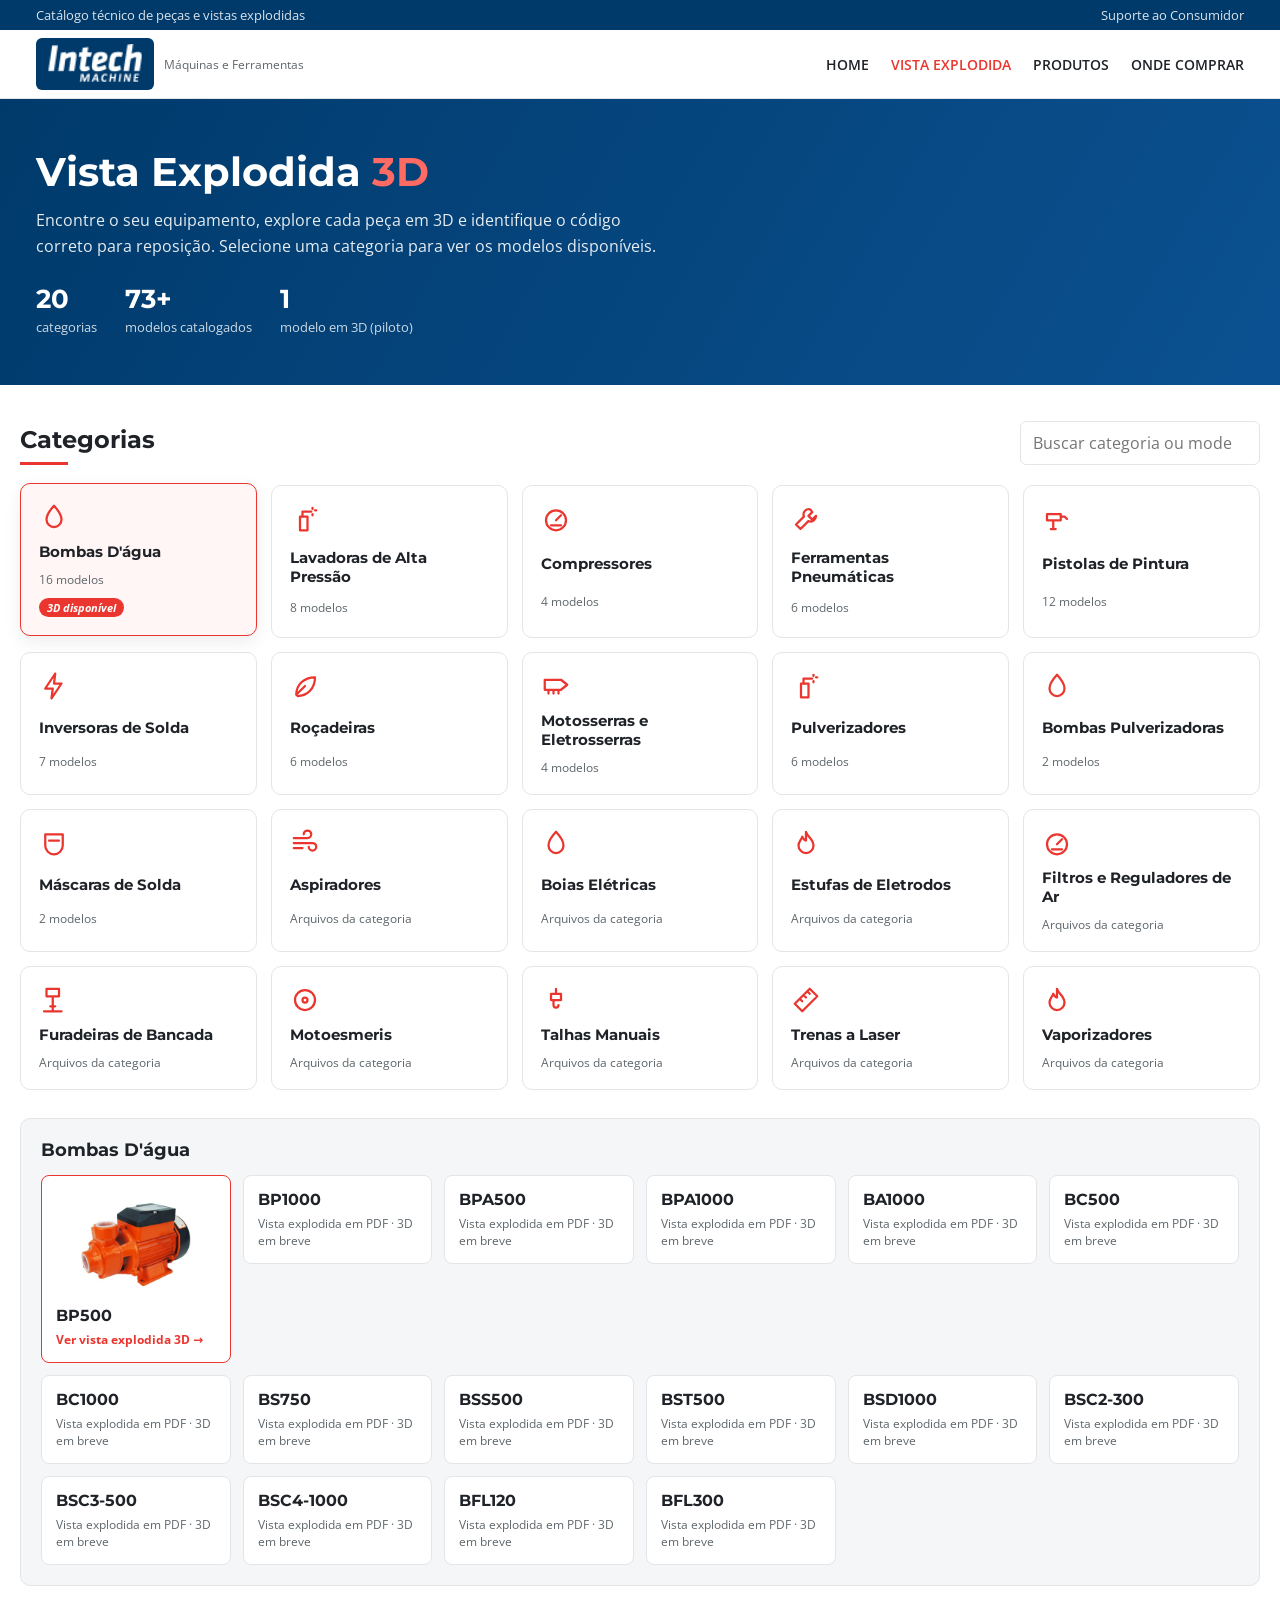
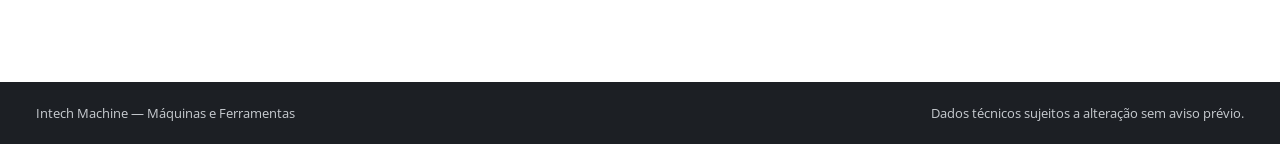
<file: index.html>
<!doctype html>
<html lang="pt-BR">
<head>
<meta charset="utf-8">
<meta name="viewport" content="width=device-width, initial-scale=1">
<title>Vista Explodida 3D — Intech Machine</title>
<link rel="preconnect" href="https://fonts.googleapis.com">
<link href="https://fonts.googleapis.com/css2?family=Montserrat:wght@600;700&family=Open+Sans:wght@400;600;700&display=swap" rel="stylesheet">
<link rel="stylesheet" href="assets/css/style.css">
</head>
<body>
<div class="topbar"><div class="wrap"><span>Catálogo técnico de peças e vistas explodidas</span><span>Suporte ao Consumidor</span></div></div>
<header class="site"><div class="wrap">
  <a class="logo" href="index.html"><img src="assets/img/logo.png" alt="Intech Machine"><small>Máquinas e Ferramentas</small></a>
  <nav class="main"><a href="https://intechmachine.com.br/">Home</a><a class="on" href="index.html">Vista Explodida</a><a href="https://intechmachine.com.br/produtos/">Produtos</a><a href="https://intechmachine.com.br/onde-comprar/">Onde Comprar</a></nav>
</div></header>

<section class="hero"><div class="wrap">
  <h1>Vista Explodida <em>3D</em></h1>
  <p>Encontre o seu equipamento, explore cada peça em 3D e identifique o código correto para reposição. Selecione uma categoria para ver os modelos disponíveis.</p>
  <div class="stats" id="stats"></div>
</div></section>

<main class="wrap section">
  <div class="section-head">
    <h2>Categorias</h2>
    <input class="search" id="q" type="search" placeholder="Buscar categoria ou modelo (ex.: BP500)">
  </div>
  <div class="cats" id="cats"></div>
  <div class="panel" id="panel"></div>
</main>

<footer class="site"><div class="wrap"><span>Intech Machine — Máquinas e Ferramentas</span><span>Dados técnicos sujeitos a alteração sem aviso prévio.</span></div></footer>

<script type="module">
import { CATEGORIAS, PRODUTOS_3D } from './assets/js/data.js';

const ICONS = {
  droplet: '<path d="M12 3s6 6.5 6 11a6 6 0 0 1-12 0c0-4.5 6-11 6-11z"/>',
  spray: '<path d="M8 10h6v11H8zM10 10V6h4M14 6h3M18 3v1M20 5h1M18 8v1"/>',
  gauge: '<circle cx="12" cy="13" r="8"/><path d="M12 13l4-4M8 17h8"/>',
  wrench: '<path d="M14.5 4a4.5 4.5 0 0 0-4.2 6.1L4 16.4 7.6 20l6.3-6.3A4.5 4.5 0 0 0 20 9.5l-3 3-3-3 3-3a4.5 4.5 0 0 0-2.5-2.5z"/>',
  paint: '<path d="M4 8h11v5H4zM15 10h3l2 2M9 13v7M7 20h4"/>',
  bolt: '<path d="M13 2L5 14h6l-1 8 8-12h-6z"/>',
  leaf: '<path d="M5 19c0-8 6-14 15-14 0 9-6 15-14 15M5 19l7-7"/>',
  saw: '<path d="M3 15h13l5-4-5-4H3zM6 15v3M10 15v3M14 15v3"/>',
  mask: '<path d="M5 5h14v9a7 7 0 0 1-14 0zM8 10h8"/>',
  wind: '<path d="M3 8h11a3 3 0 1 0-3-3M3 12h15a3 3 0 1 1-3 3M3 16h7"/>',
  flame: '<path d="M12 3c1 4 6 6 6 11a6 6 0 0 1-12 0c0-3 2-4 3-7 1 2 2 3 3 3 0-3 0-5 0-7z"/>',
  drill: '<path d="M6 3h10v6H6zM11 9v8M9 17h4M11 17v4M4 21h14"/>',
  disc: '<circle cx="12" cy="12" r="8"/><circle cx="12" cy="12" r="2"/>',
  chain: '<path d="M12 3v4M8 7h8v5H8zM10 12v4a2 2 0 1 0 4 0"/>',
  ruler: '<path d="M3 15l12-12 6 6-12 12zM7 11l2 2M10 8l2 2M13 5l2 2"/>',
};
const svg = k => `<svg viewBox="0 0 24 24" fill="none" stroke="currentColor" stroke-width="1.8" stroke-linecap="round" stroke-linejoin="round">${ICONS[k] || ICONS.disc}</svg>`;

const total = CATEGORIAS.reduce((s, c) => s + c.produtos.length, 0);
document.getElementById('stats').innerHTML =
  `<div><b>${CATEGORIAS.length}</b><span>categorias</span></div><div><b>${total}+</b><span>modelos catalogados</span></div><div><b>${Object.keys(PRODUTOS_3D).length}</b><span>modelo em 3D (piloto)</span></div>`;

const catsEl = document.getElementById('cats'), panel = document.getElementById('panel'), q = document.getElementById('q');
let atual = 'bombas';

function renderCats(filtro = '') {
  const f = filtro.trim().toLowerCase();
  catsEl.innerHTML = CATEGORIAS.filter(c => !f || c.nome.toLowerCase().includes(f) || c.produtos.some(p => p.toLowerCase().includes(f)))
    .map(c => {
      const tem3d = c.produtos.some(p => PRODUTOS_3D[p]);
      return `<button class="cat ${c.id === atual ? 'on' : ''}" data-id="${c.id}">${svg(c.icone)}<h3>${c.nome}</h3>
        <span>${c.produtos.length ? c.produtos.length + ' modelos' : 'Arquivos da categoria'}</span>${tem3d ? '<em class="tag">3D disponível</em>' : ''}</button>`;
    }).join('') || '<p class="empty">Nada encontrado.</p>';
}
function renderPanel(filtro = '') {
  const c = CATEGORIAS.find(x => x.id === atual);
  const f = filtro.trim().toLowerCase();
  const lista = c.produtos.filter(p => !f || c.nome.toLowerCase().includes(f) || p.toLowerCase().includes(f));
  panel.innerHTML = `<h3>${c.nome}</h3>` + (c.produtos.length
    ? `<div class="prods">${(lista.length ? lista : c.produtos).map(p => PRODUTOS_3D[p]
        ? `<a class="prod ready" href="${PRODUTOS_3D[p]}"><img src="assets/img/BP500-600x600.jpg" alt=""><b>${p}</b><small>Ver vista explodida 3D →</small></a>`
        : `<div class="prod"><b>${p}</b><small>Vista explodida em PDF · 3D em breve</small></div>`).join('')}</div>`
    : `<p class="empty">Os documentos desta categoria estão no Drive. A vista 3D será adicionada nas próximas etapas.</p>`);
}
catsEl.addEventListener('click', e => {
  const b = e.target.closest('.cat'); if (!b) return;
  atual = b.dataset.id; renderCats(q.value); renderPanel(q.value);
  panel.scrollIntoView({ behavior: 'smooth', block: 'nearest' });
});
q.addEventListener('input', () => {
  const f = q.value.trim().toLowerCase();
  const hit = CATEGORIAS.find(c => c.produtos.some(p => p.toLowerCase().includes(f)) || c.nome.toLowerCase().includes(f));
  if (f && hit) atual = hit.id;
  renderCats(q.value); renderPanel(q.value);
});
renderCats(); renderPanel();
</script>
</body>
</html>
</file>
<file: assets/css/style.css>
:root {
  --red: #ea362e;
  --red-dark: #c4221b;
  --navy: #003a6b;
  --ink: #1f2328;
  --muted: #5f676c;
  --line: #e3e5e8;
  --bg: #ffffff;
  --bg-soft: #f5f6f8;
  --orange: #f26a1b;
  --radius: 10px;
  font-family: 'Open Sans', system-ui, sans-serif;
  color: var(--ink);
}
* { box-sizing: border-box; }
html, body { margin: 0; background: var(--bg); }
a { color: inherit; text-decoration: none; }
img { max-width: 100%; display: block; }
.wrap { max-width: 1240px; margin: 0 auto; padding: 0 16px; }

/* Header */
.topbar { background: var(--navy); color: #fff; font-size: 13px; }
.topbar .wrap { display: flex; justify-content: space-between; padding-top: 6px; padding-bottom: 6px; gap: 12px; }
.topbar span { opacity: .85; }
header.site { border-bottom: 1px solid var(--line); background: #fff; position: sticky; top: 0; z-index: 20; }
header.site .wrap { display: flex; align-items: center; gap: 24px; height: 68px; }
.logo { display: flex; align-items: center; gap: 10px; font-weight: 700; }
.logo img { height: 40px; width: auto; background: var(--navy); padding: 6px 10px; border-radius: 6px; box-sizing: content-box; }
.logo small { color: var(--muted); font-weight: 400; font-size: 12px; }
nav.main { margin-left: auto; display: flex; gap: 22px; font-size: 14px; font-weight: 600; text-transform: uppercase; }
nav.main a:hover, nav.main a.on { color: var(--red); }
@media (max-width: 760px) { nav.main { display: none; } .topbar span:last-child { display: none; } }

.crumbs { font-size: 13px; color: var(--muted); padding: 16px 0; }
.crumbs a:hover { color: var(--red); }
.crumbs b { color: var(--ink); font-weight: 600; }

h1, h2, h3 { font-family: 'Montserrat', 'Open Sans', sans-serif; margin: 0; }
.btn { display: inline-flex; align-items: center; gap: 8px; background: var(--red); color: #fff; border: 0; border-radius: 6px; padding: 10px 16px; font: 600 14px inherit; font-family: inherit; cursor: pointer; }
.btn:hover { background: var(--red-dark); }
.btn.ghost { background: #fff; color: var(--ink); border: 1px solid var(--line); }
.btn.ghost:hover, .btn.ghost.on { border-color: var(--red); color: var(--red); }

/* Hero */
.hero { background: linear-gradient(120deg, var(--navy) 0%, #0b5191 100%); color: #fff; }
.hero .wrap { padding-top: 48px; padding-bottom: 48px; display: grid; gap: 12px; }
.hero h1 { font-size: clamp(26px, 4vw, 40px); }
.hero h1 em { color: #ff6b63; font-style: normal; }
.hero p { margin: 0; max-width: 640px; opacity: .9; line-height: 1.6; }
.hero .stats { display: flex; gap: 28px; margin-top: 12px; flex-wrap: wrap; }
.hero .stats b { display: block; font-size: 26px; font-family: Montserrat, sans-serif; }
.hero .stats span { font-size: 13px; opacity: .8; }

/* Categorias */
.section { padding: 36px 0 56px; }
.section-head { display: flex; align-items: end; justify-content: space-between; gap: 12px; margin-bottom: 20px; flex-wrap: wrap; }
.section-head h2 { font-size: 24px; }
.section-head h2::after { content: ''; display: block; width: 48px; height: 3px; background: var(--red); margin-top: 8px; }
.search { border: 1px solid var(--line); border-radius: 6px; padding: 10px 12px; font: inherit; min-width: 240px; }
.cats { display: grid; grid-template-columns: repeat(auto-fill, minmax(200px, 1fr)); gap: 14px; }
.cat { border: 1px solid var(--line); border-radius: var(--radius); padding: 18px; background: #fff; cursor: pointer; text-align: left; font: inherit; color: inherit; display: grid; gap: 10px; transition: .15s; }
.cat:hover, .cat.on { border-color: var(--red); box-shadow: 0 6px 18px rgba(0,0,0,.07); transform: translateY(-2px); }
.cat.on { background: #fff6f5; }
.cat svg { width: 30px; height: 30px; color: var(--red); }
.cat h3 { font-size: 15px; }
.cat span { font-size: 12px; color: var(--muted); }
.cat .tag { justify-self: start; background: var(--red); color: #fff; font-size: 11px; font-weight: 700; padding: 2px 8px; border-radius: 20px; }

.panel { margin-top: 28px; border: 1px solid var(--line); border-radius: var(--radius); background: var(--bg-soft); padding: 20px; }
.panel h3 { font-size: 18px; margin-bottom: 14px; }
.prods { align-items: start; display: grid; grid-template-columns: repeat(auto-fill, minmax(170px, 1fr)); gap: 12px; }
.prod { background: #fff; border: 1px solid var(--line); border-radius: 8px; padding: 14px; display: grid; gap: 6px; position: relative; }
.prod b { font-size: 16px; font-family: Montserrat, sans-serif; }
.prod small { color: var(--muted); font-size: 12px; }
.prod.ready { border-color: var(--red); }
.prod.ready:hover { box-shadow: 0 6px 18px rgba(234,54,46,.18); }
.prod.ready small { color: var(--red); font-weight: 700; }
.prod img { height: 110px; object-fit: contain; margin: 0 auto; }
.empty { color: var(--muted); font-size: 14px; }

/* Produto */
.prod-top { display: grid; grid-template-columns: 1.35fr 1fr; gap: 32px; align-items: start; }
.prod-top > * { min-width: 0; }
@media (max-width: 960px) { .prod-top { grid-template-columns: 1fr; } }
@media (max-width: 520px) { .viewer { aspect-ratio: 3 / 4; } .viewer .hud label:first-child, .viewer .hud label:nth-of-type(2) { display: none; } .viewer .hint { display: none; } .info h1 { font-size: 22px; } }
.viewer { position: relative; border: 1px solid var(--line); border-radius: var(--radius); overflow: hidden; background: radial-gradient(circle at 50% 40%, #ffffff 0%, #e9ecf0 100%); aspect-ratio: 4 / 3.2; width: 100%; }
.viewer canvas { display: block; width: 100%; height: 100%; touch-action: none; }
.viewer .hud { position: absolute; left: 12px; right: 12px; bottom: 12px; display: flex; gap: 10px; align-items: center; flex-wrap: wrap; background: rgba(255,255,255,.92); border: 1px solid var(--line); border-radius: 8px; padding: 8px 12px; font-size: 13px; }
.viewer .hud label { font-weight: 600; }
.viewer .hud input[type=range] { flex: 1; min-width: 120px; accent-color: var(--red); }
.viewer .hud .btn { padding: 6px 10px; font-size: 12px; }
.viewer .mode { position: absolute; top: 12px; left: 12px; display: flex; gap: 6px; }
.viewer .mode .btn { padding: 6px 10px; font-size: 12px; }
.viewer .tip { position: absolute; pointer-events: none; background: var(--ink); color: #fff; font-size: 12px; padding: 5px 9px; border-radius: 5px; white-space: nowrap; transform: translate(-50%, -130%); opacity: 0; transition: opacity .1s; }
.viewer .tip b { color: #ff8a84; margin-right: 4px; }
.viewer .loading { position: absolute; inset: 0; display: grid; place-items: center; color: var(--muted); font-size: 14px; }
.viewer .hint { position: absolute; top: 12px; right: 12px; font-size: 11px; color: var(--muted); background: rgba(255,255,255,.85); padding: 4px 8px; border-radius: 4px; }
.labels { position: absolute; inset: 0; pointer-events: none; }
.labels span { position: absolute; transform: translate(-50%, -50%); font-size: 10px; font-weight: 700; background: #fff; border: 1px solid var(--red); color: var(--red); border-radius: 50%; width: 20px; height: 20px; display: grid; place-items: center; }
.viewer:not(.show-labels) .labels { display: none; }

.info h1 { font-size: 28px; line-height: 1.2; }
.info .sub { color: var(--muted); margin: 6px 0 16px; }
.badges { display: flex; gap: 8px; flex-wrap: wrap; margin-bottom: 18px; }
.badges span { background: var(--bg-soft); border: 1px solid var(--line); padding: 6px 10px; border-radius: 6px; font-size: 13px; }
.badges b { color: var(--red); }
.thumbs { display: grid; grid-template-columns: repeat(5, 1fr); gap: 8px; margin-bottom: 18px; }
.thumbs img { border: 1px solid var(--line); border-radius: 6px; cursor: zoom-in; aspect-ratio: 1; object-fit: cover; }
.thumbs img:hover { border-color: var(--red); }

.part-card { border: 1px solid var(--line); border-left: 4px solid var(--red); border-radius: 8px; padding: 14px 16px; background: #fff; min-height: 118px; }
.part-card .n { display: inline-grid; place-items: center; width: 30px; height: 30px; border-radius: 50%; background: var(--red); color: #fff; font-weight: 700; margin-right: 8px; }
.part-card h3 { display: flex; align-items: center; font-size: 17px; }
.part-card p { margin: 8px 0 0; font-size: 13px; color: var(--muted); }
.part-card code { background: var(--bg-soft); border: 1px solid var(--line); padding: 2px 6px; border-radius: 4px; font-size: 13px; color: var(--ink); }
.part-card .codes { display: flex; flex-wrap: wrap; gap: 6px; margin-top: 8px; }
.part-card .actions { margin-top: 10px; display: flex; gap: 8px; }
.part-card .actions .btn { padding: 5px 10px; font-size: 12px; }

/* Tabs */
.tabs { margin-top: 36px; }
.tablist { display: flex; gap: 4px; border-bottom: 2px solid var(--line); overflow-x: auto; }
.tablist button { background: none; border: 0; padding: 12px 16px; font: 600 14px inherit; font-family: inherit; color: var(--muted); cursor: pointer; border-bottom: 3px solid transparent; margin-bottom: -2px; white-space: nowrap; }
.tablist button.on { color: var(--red); border-color: var(--red); }
.tabpanel { padding: 22px 0; display: none; }
.tabpanel.on { display: block; }
.specs { width: 100%; max-width: 720px; border-collapse: collapse; font-size: 14px; }
.specs td { padding: 10px 12px; border-bottom: 1px solid var(--line); }
.specs tr:nth-child(odd) td { background: var(--bg-soft); }
.specs td:first-child { font-weight: 600; width: 45%; }
.desc { max-width: 780px; line-height: 1.7; font-size: 15px; }
.desc ul { padding-left: 20px; }
.warn { background: #fff6f5; border-left: 4px solid var(--red); padding: 12px 14px; border-radius: 6px; font-size: 14px; }

.parts-tools { display: flex; gap: 8px; flex-wrap: wrap; margin-bottom: 12px; align-items: center; }
.parts-tools .btn { padding: 6px 12px; font-size: 13px; }
.parts { width: 100%; border-collapse: collapse; font-size: 14px; }
.parts th { text-align: left; background: var(--navy); color: #fff; padding: 10px; font-weight: 600; position: sticky; top: 68px; }
.parts td { padding: 9px 10px; border-bottom: 1px solid var(--line); vertical-align: top; }
.parts tbody tr { cursor: pointer; }
.parts tbody tr:hover td { background: #fff6f5; }
.parts tbody tr.on td { background: #ffe9e7; }
.parts td:first-child { font-weight: 700; color: var(--red); width: 48px; }
.parts .en { color: var(--muted); font-size: 12px; }
.parts code { font-size: 12px; background: var(--bg-soft); padding: 1px 5px; border-radius: 3px; border: 1px solid var(--line); margin: 0 4px 3px 0; display: inline-block; }
.parts code i { font-style: normal; color: var(--muted); }
.table-scroll { overflow-x: auto; }
.grp { font-size: 11px; font-weight: 700; padding: 2px 8px; border-radius: 20px; background: var(--bg-soft); border: 1px solid var(--line); white-space: nowrap; }

footer.site { background: #1c1f24; color: #c8ccd1; font-size: 13px; margin-top: 40px; }
footer.site .wrap { display: flex; justify-content: space-between; gap: 16px; padding-top: 22px; padding-bottom: 22px; flex-wrap: wrap; }

.lightbox { position: fixed; inset: 0; background: rgba(0,0,0,.8); display: none; place-items: center; z-index: 50; padding: 16px; }
.lightbox.on { display: grid; }
.lightbox img { max-height: 90vh; border-radius: 8px; background: #fff; }
</file>
